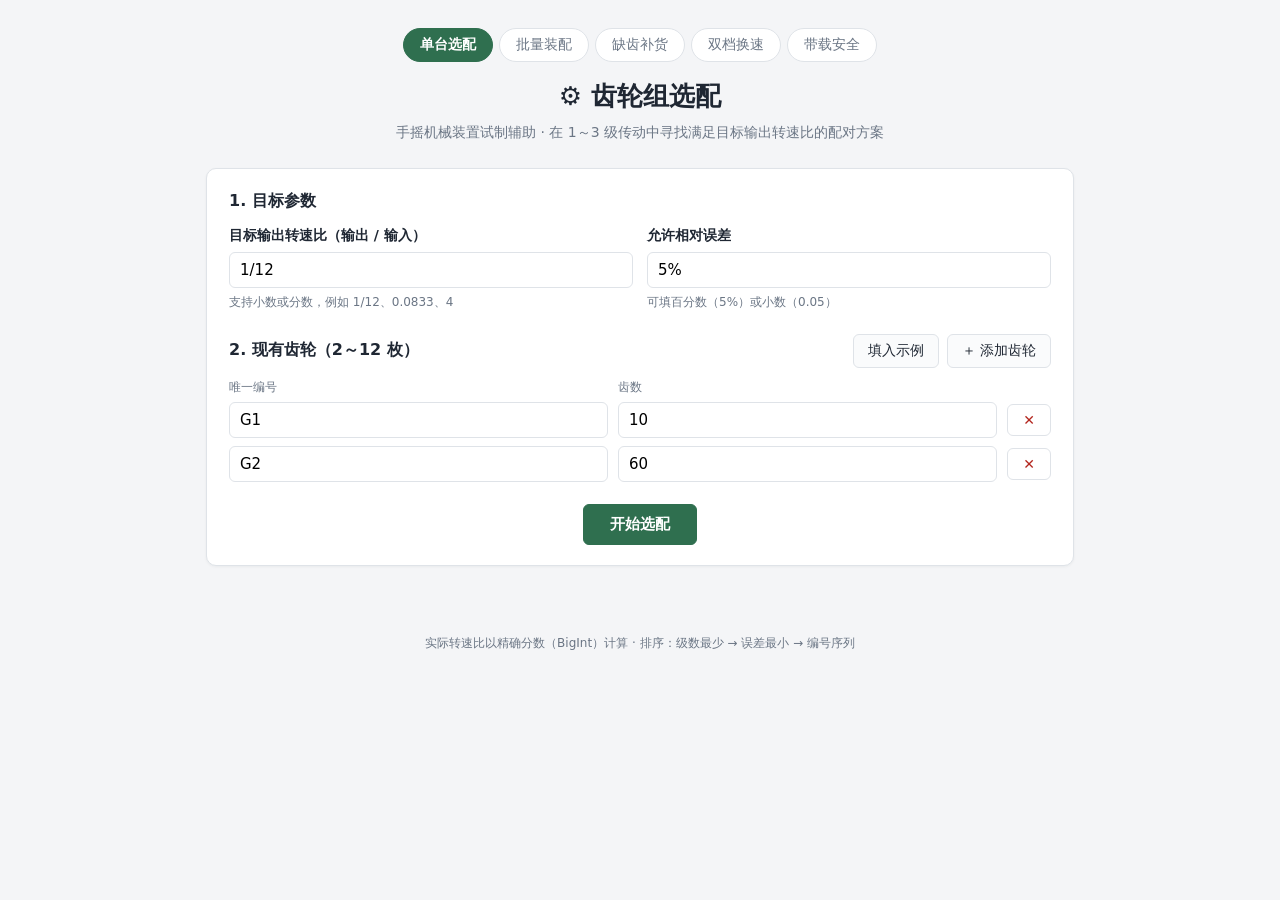
<file: public/index.html>
<!DOCTYPE html>
<html lang="zh-CN">
<head>
  <meta charset="UTF-8" />
  <meta name="viewport" content="width=device-width, initial-scale=1.0" />
  <title>齿轮组选配 · 手摇机械试制</title>
  <link rel="stylesheet" href="styles.css" />
</head>
<body>
  <header class="site-header">
    <nav class="top-nav">
      <a href="/" class="active">单台选配</a>
      <a href="/batch">批量装配</a>
      <a href="/procure">缺齿补货</a>
      <a href="/dual-speed">双档换速</a>
      <a href="/torque">带载安全</a>
    </nav>
    <h1>⚙️ 齿轮组选配</h1>
    <p class="subtitle">手摇机械装置试制辅助 · 在 1～3 级传动中寻找满足目标输出转速比的配对方案</p>
  </header>

  <main>
    <form id="search-form" class="card">
      <section>
        <h2>1. 目标参数</h2>
        <div class="grid two">
          <label class="field">
            <span>目标输出转速比（输出 / 输入）</span>
            <input id="target" name="target" value="1/12" placeholder="如 0.0833 或 1/12" required />
            <small>支持小数或分数，例如 1/12、0.0833、4</small>
          </label>
          <label class="field">
            <span>允许相对误差</span>
            <input id="tolerance" name="tolerance" value="5%" placeholder="如 5% 或 0.05" required />
            <small>可填百分数（5%）或小数（0.05）</small>
          </label>
        </div>
      </section>

      <section>
        <div class="section-head">
          <h2>2. 现有齿轮（2～12 枚）</h2>
          <div class="btn-row">
            <button type="button" id="btn-example" class="btn ghost">填入示例</button>
            <button type="button" id="btn-add" class="btn ghost">＋ 添加齿轮</button>
          </div>
        </div>
        <div class="gear-grid-head">
          <span>唯一编号</span><span>齿数</span><span></span>
        </div>
        <div id="gear-rows"></div>
      </section>

      <div class="actions">
        <button type="submit" class="btn primary">开始选配</button>
      </div>

      <p id="form-error" class="alert error" hidden></p>
    </form>

    <section id="result-panel" class="card" hidden>
      <div class="section-head">
        <h2>3. 选配结果</h2>
        <span id="result-summary" class="summary"></span>
      </div>
      <p id="no-solution" class="alert warn" hidden></p>
      <p id="truncated-note" class="muted" hidden></p>
      <div id="result-list"></div>
    </section>
  </main>

  <footer class="site-footer">
    <span>实际转速比以精确分数（BigInt）计算 · 排序：级数最少 → 误差最小 → 编号序列</span>
  </footer>

  <script src="app.js"></script>
</body>
</html>
</file>
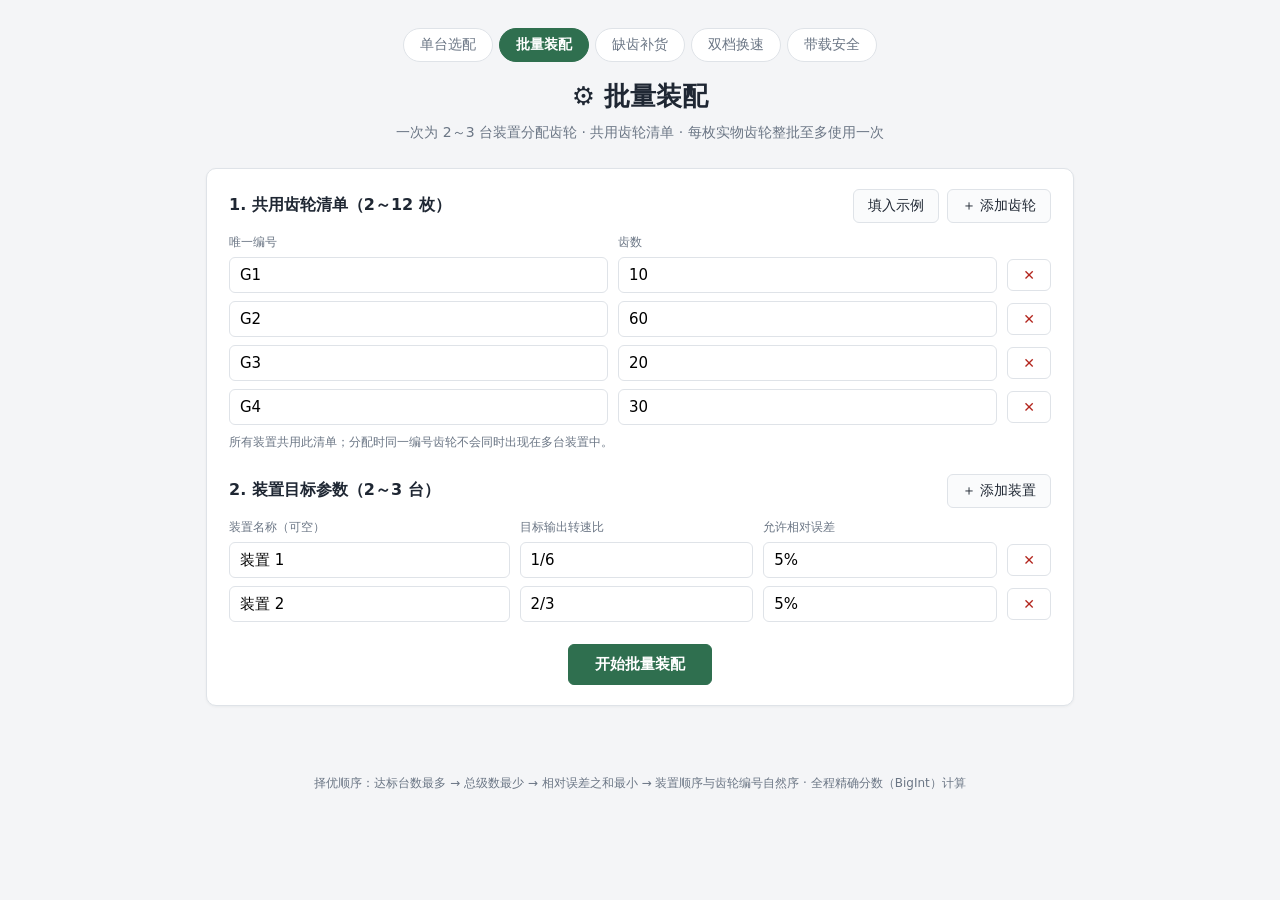
<file: public/batch.html>
<!DOCTYPE html>
<html lang="zh-CN">
<head>
  <meta charset="UTF-8" />
  <meta name="viewport" content="width=device-width, initial-scale=1.0" />
  <title>批量装配 · 齿轮组选配</title>
  <link rel="stylesheet" href="styles.css" />
</head>
<body>
  <header class="site-header">
    <nav class="top-nav">
      <a href="/">单台选配</a>
      <a href="/batch" class="active">批量装配</a>
      <a href="/procure">缺齿补货</a>
      <a href="/dual-speed">双档换速</a>
      <a href="/torque">带载安全</a>
    </nav>
    <h1>⚙️ 批量装配</h1>
    <p class="subtitle">一次为 2～3 台装置分配齿轮 · 共用齿轮清单 · 每枚实物齿轮整批至多使用一次</p>
  </header>

  <main>
    <form id="batch-form" class="card">
      <section>
        <div class="section-head">
          <h2>1. 共用齿轮清单（2～12 枚）</h2>
          <div class="btn-row">
            <button type="button" id="btn-example" class="btn ghost">填入示例</button>
            <button type="button" id="btn-add-gear" class="btn ghost">＋ 添加齿轮</button>
          </div>
        </div>
        <div class="gear-grid-head">
          <span>唯一编号</span><span>齿数</span><span></span>
        </div>
        <div id="gear-rows"></div>
        <p class="muted">所有装置共用此清单；分配时同一编号齿轮不会同时出现在多台装置中。</p>
      </section>

      <section>
        <div class="section-head">
          <h2>2. 装置目标参数（2～3 台）</h2>
          <div class="btn-row">
            <button type="button" id="btn-add-device" class="btn ghost">＋ 添加装置</button>
          </div>
        </div>
        <div class="device-grid-head">
          <span>装置名称（可空）</span><span>目标输出转速比</span><span>允许相对误差</span><span></span>
        </div>
        <div id="device-rows"></div>
      </section>

      <div class="actions">
        <button type="submit" class="btn primary">开始批量装配</button>
      </div>

      <p id="form-error" class="alert error" hidden></p>
    </form>

    <section id="result-panel" class="card" hidden>
      <div class="section-head">
        <h2>3. 批量分配结果</h2>
        <span id="result-summary" class="summary"></span>
      </div>
      <div id="device-results"></div>
      <div id="unused-panel" class="unused-panel">
        <h3>未使用齿轮（<span id="unused-count">0</span> 枚）</h3>
        <div id="unused-list" class="chip-list"></div>
      </div>
    </section>
  </main>

  <footer class="site-footer">
    <span>择优顺序：达标台数最多 → 总级数最少 → 相对误差之和最小 → 装置顺序与齿轮编号自然序 · 全程精确分数（BigInt）计算</span>
  </footer>

  <script src="batch.js"></script>
</body>
</html>
</file>
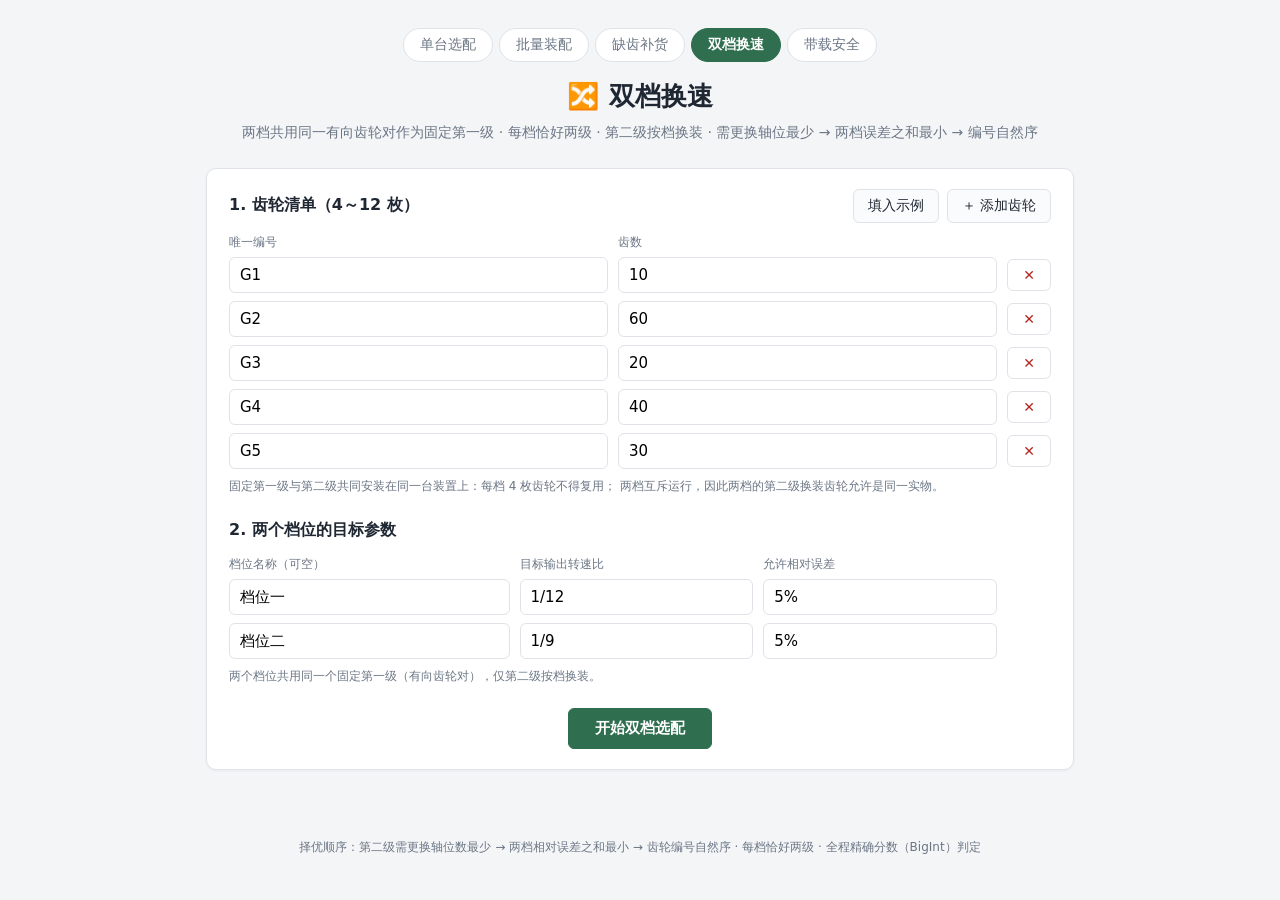
<file: public/dual-speed.html>
<!DOCTYPE html>
<html lang="zh-CN">
<head>
  <meta charset="UTF-8" />
  <meta name="viewport" content="width=device-width, initial-scale=1.0" />
  <title>双档换速 · 齿轮组选配</title>
  <link rel="stylesheet" href="styles.css" />
</head>
<body>
  <header class="site-header">
    <nav class="top-nav">
      <a href="/">单台选配</a>
      <a href="/batch">批量装配</a>
      <a href="/procure">缺齿补货</a>
      <a href="/dual-speed" class="active">双档换速</a>
      <a href="/torque">带载安全</a>
    </nav>
    <h1>🔀 双档换速</h1>
    <p class="subtitle">两档共用同一有向齿轮对作为固定第一级 · 每档恰好两级 · 第二级按档换装 · 需更换轴位最少 → 两档误差之和最小 → 编号自然序</p>
  </header>

  <main>
    <form id="dual-form" class="card">
      <section>
        <div class="section-head">
          <h2>1. 齿轮清单（4～12 枚）</h2>
          <div class="btn-row">
            <button type="button" id="btn-example" class="btn ghost">填入示例</button>
            <button type="button" id="btn-add-gear" class="btn ghost">＋ 添加齿轮</button>
          </div>
        </div>
        <div class="gear-grid-head">
          <span>唯一编号</span><span>齿数</span><span></span>
        </div>
        <div id="gear-rows"></div>
        <p class="muted">
          固定第一级与第二级共同安装在同一台装置上：每档 4 枚齿轮不得复用；
          两档互斥运行，因此两档的第二级换装齿轮允许是同一实物。
        </p>
      </section>

      <section>
        <h2>2. 两个档位的目标参数</h2>
        <div class="device-grid-head">
          <span>档位名称（可空）</span><span>目标输出转速比</span><span>允许相对误差</span><span></span>
        </div>
        <div id="speed-rows"></div>
        <p class="muted">两个档位共用同一个固定第一级（有向齿轮对），仅第二级按档换装。</p>
      </section>

      <div class="actions">
        <button type="submit" class="btn primary">开始双档选配</button>
      </div>

      <p id="form-error" class="alert error" hidden></p>
    </form>

    <section id="result-panel" class="card" hidden>
      <div class="section-head">
        <h2>3. 双档选配结果</h2>
        <span id="result-summary" class="summary"></span>
      </div>
      <p id="result-banner" class="alert" hidden></p>
      <div id="no-solution-detail"></div>

      <div id="result-body" hidden>
        <div id="fixed-panel"></div>

        <h3 class="block-title">两档换装方案</h3>
        <div id="speed-results"></div>

        <div id="change-panel" class="unused-panel"></div>
      </div>
    </section>
  </main>

  <footer class="site-footer">
    <span>择优顺序：第二级需更换轴位数最少 → 两档相对误差之和最小 → 齿轮编号自然序 · 每档恰好两级 · 全程精确分数（BigInt）判定</span>
  </footer>

  <script src="dual-speed.js"></script>
</body>
</html>
</file>
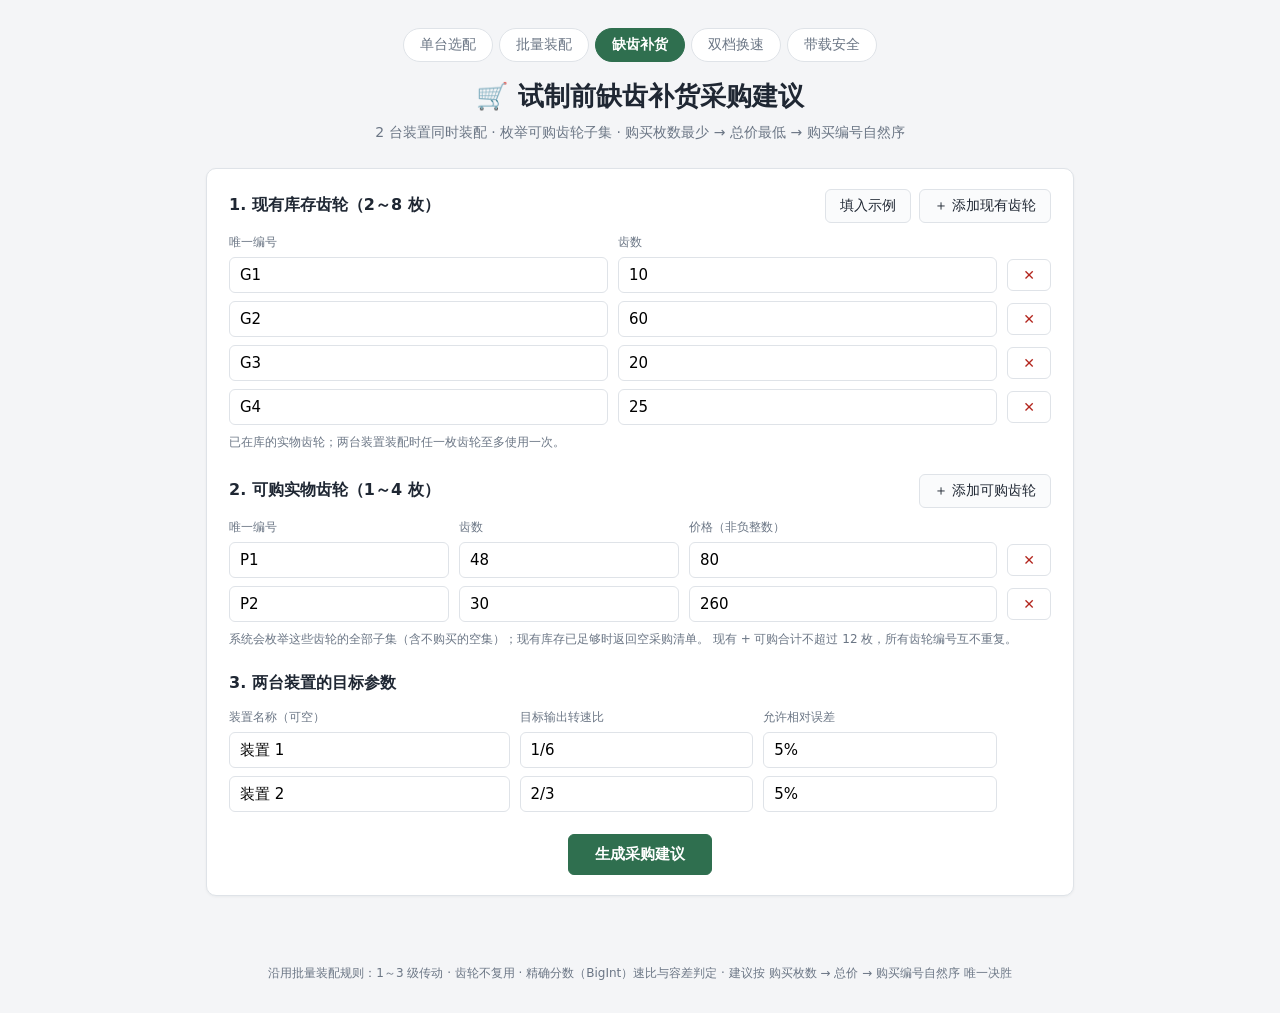
<file: public/procure.html>
<!DOCTYPE html>
<html lang="zh-CN">
<head>
  <meta charset="UTF-8" />
  <meta name="viewport" content="width=device-width, initial-scale=1.0" />
  <title>缺齿补货采购建议 · 齿轮组选配</title>
  <link rel="stylesheet" href="styles.css" />
</head>
<body>
  <header class="site-header">
    <nav class="top-nav">
      <a href="/">单台选配</a>
      <a href="/batch">批量装配</a>
      <a href="/procure" class="active">缺齿补货</a>
      <a href="/dual-speed">双档换速</a>
      <a href="/torque">带载安全</a>
    </nav>
    <h1>🛒 试制前缺齿补货采购建议</h1>
    <p class="subtitle">2 台装置同时装配 · 枚举可购齿轮子集 · 购买枚数最少 → 总价最低 → 购买编号自然序</p>
  </header>

  <main>
    <form id="procure-form" class="card">
      <section>
        <div class="section-head">
          <h2>1. 现有库存齿轮（2～8 枚）</h2>
          <div class="btn-row">
            <button type="button" id="btn-example" class="btn ghost">填入示例</button>
            <button type="button" id="btn-add-existing" class="btn ghost">＋ 添加现有齿轮</button>
          </div>
        </div>
        <div class="gear-grid-head">
          <span>唯一编号</span><span>齿数</span><span></span>
        </div>
        <div id="existing-rows"></div>
        <p class="muted">已在库的实物齿轮；两台装置装配时任一枚齿轮至多使用一次。</p>
      </section>

      <section>
        <div class="section-head">
          <h2>2. 可购实物齿轮（1～4 枚）</h2>
          <div class="btn-row">
            <button type="button" id="btn-add-buyable" class="btn ghost">＋ 添加可购齿轮</button>
          </div>
        </div>
        <div class="buyable-grid-head">
          <span>唯一编号</span><span>齿数</span><span>价格（非负整数）</span><span></span>
        </div>
        <div id="buyable-rows"></div>
        <p class="muted">
          系统会枚举这些齿轮的全部子集（含不购买的空集）；现有库存已足够时返回空采购清单。
          现有 + 可购合计不超过 12 枚，所有齿轮编号互不重复。
        </p>
      </section>

      <section>
        <h2>3. 两台装置的目标参数</h2>
        <div class="device-grid-head">
          <span>装置名称（可空）</span><span>目标输出转速比</span><span>允许相对误差</span><span></span>
        </div>
        <div id="device-rows"></div>
      </section>

      <div class="actions">
        <button type="submit" class="btn primary">生成采购建议</button>
      </div>

      <p id="form-error" class="alert error" hidden></p>
    </form>

    <section id="result-panel" class="card" hidden>
      <div class="section-head">
        <h2>4. 采购建议</h2>
        <span id="result-summary" class="summary"></span>
      </div>
      <p id="result-banner" class="alert" hidden></p>

      <div id="purchase-panel" hidden>
        <h3 class="block-title">建议购买清单（<span id="purchase-count">0</span> 枚，合计 <span id="purchase-price">0</span>）</h3>
        <div id="purchase-list" class="chip-list"></div>
      </div>

      <div id="device-results"></div>

      <div id="unused-panel" class="unused-panel" hidden>
        <h3>未使用齿轮（<span id="unused-count">0</span> 枚）</h3>
        <div id="unused-list" class="chip-list"></div>
      </div>
    </section>
  </main>

  <footer class="site-footer">
    <span>沿用批量装配规则：1～3 级传动 · 齿轮不复用 · 精确分数（BigInt）速比与容差判定 · 建议按 购买枚数 → 总价 → 购买编号自然序 唯一决胜</span>
  </footer>

  <script src="procure.js"></script>
</body>
</html>
</file>
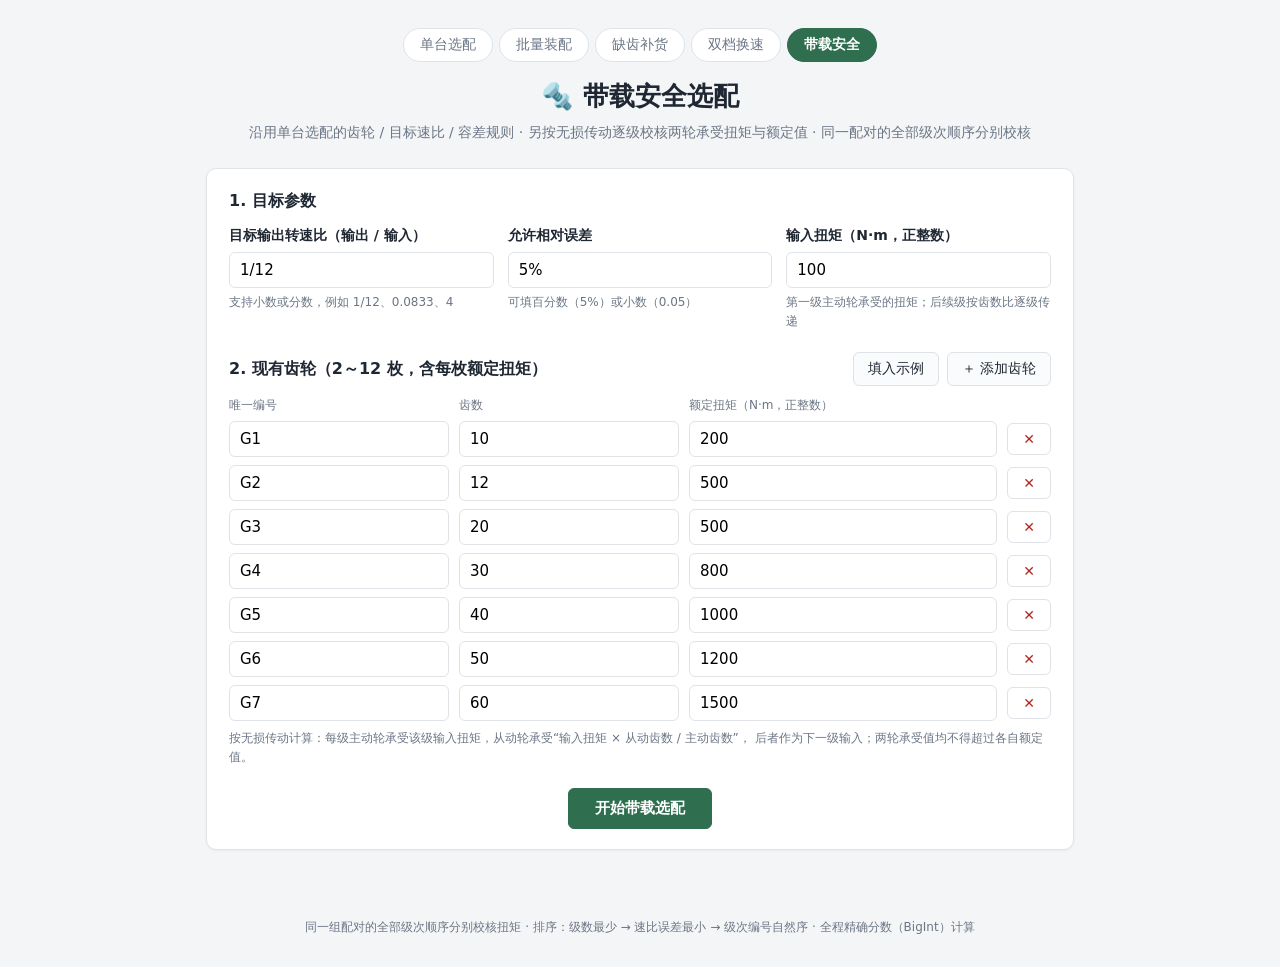
<file: public/torque.html>
<!DOCTYPE html>
<html lang="zh-CN">
<head>
  <meta charset="UTF-8" />
  <meta name="viewport" content="width=device-width, initial-scale=1.0" />
  <title>带载安全选配 · 齿轮组选配</title>
  <link rel="stylesheet" href="styles.css" />
</head>
<body>
  <header class="site-header">
    <nav class="top-nav">
      <a href="/">单台选配</a>
      <a href="/batch">批量装配</a>
      <a href="/procure">缺齿补货</a>
      <a href="/dual-speed">双档换速</a>
      <a href="/torque" class="active">带载安全</a>
    </nav>
    <h1>🔩 带载安全选配</h1>
    <p class="subtitle">沿用单台选配的齿轮 / 目标速比 / 容差规则 · 另按无损传动逐级校核两轮承受扭矩与额定值 · 同一配对的全部级次顺序分别校核</p>
  </header>

  <main>
    <form id="torque-form" class="card">
      <section>
        <h2>1. 目标参数</h2>
        <div class="grid three">
          <label class="field">
            <span>目标输出转速比（输出 / 输入）</span>
            <input id="target" name="target" value="1/12" placeholder="如 0.0833 或 1/12" required />
            <small>支持小数或分数，例如 1/12、0.0833、4</small>
          </label>
          <label class="field">
            <span>允许相对误差</span>
            <input id="tolerance" name="tolerance" value="5%" placeholder="如 5% 或 0.05" required />
            <small>可填百分数（5%）或小数（0.05）</small>
          </label>
          <label class="field">
            <span>输入扭矩（N·m，正整数）</span>
            <input id="input-torque" name="inputTorque" type="number" min="1" max="1000000000000" step="1" value="100" required />
            <small>第一级主动轮承受的扭矩；后续级按齿数比逐级传递</small>
          </label>
        </div>
      </section>

      <section>
        <div class="section-head">
          <h2>2. 现有齿轮（2～12 枚，含每枚额定扭矩）</h2>
          <div class="btn-row">
            <button type="button" id="btn-example" class="btn ghost">填入示例</button>
            <button type="button" id="btn-add" class="btn ghost">＋ 添加齿轮</button>
          </div>
        </div>
        <div class="rated-grid-head">
          <span>唯一编号</span><span>齿数</span><span>额定扭矩（N·m，正整数）</span><span></span>
        </div>
        <div id="gear-rows"></div>
        <p class="muted">
          按无损传动计算：每级主动轮承受该级输入扭矩，从动轮承受“输入扭矩 × 从动齿数 / 主动齿数”，
          后者作为下一级输入；两轮承受值均不得超过各自额定值。
        </p>
      </section>

      <div class="actions">
        <button type="submit" class="btn primary">开始带载选配</button>
      </div>

      <p id="form-error" class="alert error" hidden></p>
    </form>

    <section id="result-panel" class="card" hidden>
      <div class="section-head">
        <h2>3. 带载选配结果</h2>
        <span id="result-summary" class="summary"></span>
      </div>
      <p id="no-solution" class="alert" hidden></p>
      <p id="truncated-note" class="muted" hidden></p>
      <div id="result-list"></div>
    </section>
  </main>

  <footer class="site-footer">
    <span>同一组配对的全部级次顺序分别校核扭矩 · 排序：级数最少 → 速比误差最小 → 级次编号自然序 · 全程精确分数（BigInt）计算</span>
  </footer>

  <script src="torque.js"></script>
</body>
</html>
</file>
<file: public/styles.css>
:root {
  --bg: #f4f5f7;
  --card: #ffffff;
  --ink: #1f2733;
  --muted: #6b7685;
  --line: #dfe3e8;
  --brand: #2f6f4f;
  --brand-dark: #24573e;
  --accent: #e8f3ec;
  --danger: #b3261e;
  --danger-bg: #fdecea;
  --warn: #8a5a00;
  --warn-bg: #fff6e0;
  --radius: 10px;
}

* { box-sizing: border-box; }

body {
  margin: 0;
  font-family: "PingFang SC", "Microsoft YaHei", "Noto Sans CJK SC", system-ui, sans-serif;
  background: var(--bg);
  color: var(--ink);
  line-height: 1.55;
}

.site-header {
  padding: 28px 20px 12px;
  text-align: center;
}
.site-header h1 { margin: 0 0 6px; font-size: 26px; }
.subtitle { margin: 0; color: var(--muted); font-size: 14px; }

.top-nav {
  display: flex;
  justify-content: center;
  gap: 6px;
  margin-bottom: 14px;
}
.top-nav a {
  padding: 5px 16px;
  border-radius: 999px;
  border: 1px solid var(--line);
  background: #fff;
  color: var(--muted);
  text-decoration: none;
  font-size: 14px;
}
.top-nav a:hover { border-color: #b9c1cc; color: var(--ink); }
.top-nav a.active {
  background: var(--brand);
  border-color: var(--brand);
  color: #fff;
  font-weight: 600;
}

main {
  max-width: 900px;
  margin: 0 auto;
  padding: 12px 16px 40px;
}

.card {
  background: var(--card);
  border: 1px solid var(--line);
  border-radius: var(--radius);
  padding: 20px 22px;
  margin-bottom: 18px;
  box-shadow: 0 1px 3px rgba(20, 30, 40, 0.05);
}

h2 { font-size: 16px; margin: 0 0 12px; }

.grid.two {
  display: grid;
  grid-template-columns: 1fr 1fr;
  gap: 14px;
}
.grid.three {
  display: grid;
  grid-template-columns: 1fr 1fr 1fr;
  gap: 14px;
}
@media (max-width: 640px) {
  .grid.two, .grid.three { grid-template-columns: 1fr; }
}

.field { display: flex; flex-direction: column; gap: 5px; }
.field > span { font-size: 14px; font-weight: 600; }
.field small { color: var(--muted); font-size: 12px; }

input[type="text"], input[type="number"], input:not([type]) {
  width: 100%;
  padding: 8px 10px;
  border: 1px solid var(--line);
  border-radius: 6px;
  font-size: 15px;
  font-family: inherit;
}
input:focus { outline: 2px solid var(--brand); outline-offset: 0; border-color: var(--brand); }

section + section { margin-top: 22px; }

.section-head {
  display: flex;
  align-items: center;
  justify-content: space-between;
  gap: 12px;
  flex-wrap: wrap;
}
.section-head h2 { margin: 0; }

.btn-row { display: flex; gap: 8px; }

.btn {
  border-radius: 6px;
  padding: 7px 14px;
  font-size: 14px;
  cursor: pointer;
  border: 1px solid var(--line);
  background: #fff;
  color: var(--ink);
  font-family: inherit;
}
.btn:hover { border-color: #b9c1cc; }
.btn.ghost { background: #fafbfc; }
.btn.primary {
  background: var(--brand);
  border-color: var(--brand);
  color: #fff;
  font-weight: 600;
  padding: 10px 26px;
  font-size: 15px;
}
.btn.primary:hover { background: var(--brand-dark); }
.btn.danger-ghost { color: var(--danger); }

.gear-grid-head,
.gear-row {
  display: grid;
  grid-template-columns: 1fr 1fr 44px;
  gap: 10px;
  align-items: center;
}
.gear-grid-head {
  margin: 10px 0 6px;
  font-size: 12px;
  color: var(--muted);
}
.gear-row { margin-bottom: 8px; }

.actions { margin-top: 22px; text-align: center; }

.alert {
  margin-top: 14px;
  padding: 10px 14px;
  border-radius: 6px;
  font-size: 14px;
}
.alert.error { background: var(--danger-bg); color: var(--danger); border: 1px solid #f3c2bd; }
.alert.warn { background: var(--warn-bg); color: var(--warn); border: 1px solid #f0ddaa; }
.alert.ok { background: var(--accent); color: var(--brand-dark); border: 1px solid #a9d3bb; }

.muted { color: var(--muted); font-size: 12px; margin: 8px 0 0; }

.summary { font-size: 13px; color: var(--muted); }

.solution {
  border: 1px solid var(--line);
  border-radius: 8px;
  padding: 14px 16px;
  margin-top: 12px;
}
.solution.best { border-color: var(--brand); background: var(--accent); }

.solution-head {
  display: flex;
  justify-content: space-between;
  align-items: baseline;
  gap: 10px;
  flex-wrap: wrap;
  margin-bottom: 8px;
}
.solution-title { font-weight: 700; font-size: 15px; }
.badge {
  display: inline-block;
  font-size: 12px;
  font-weight: 600;
  padding: 1px 8px;
  border-radius: 999px;
  background: var(--brand);
  color: #fff;
  margin-right: 6px;
}
.solution-meta { font-size: 13px; color: var(--muted); }
.solution-meta strong { color: var(--ink); }

table.pairs { width: 100%; border-collapse: collapse; margin-top: 6px; font-size: 14px; }
table.pairs th, table.pairs td {
  border: 1px solid var(--line);
  padding: 6px 10px;
  text-align: center;
}
table.pairs th { background: #f0f2f5; font-weight: 600; }
.gear-id { font-family: ui-monospace, SFMono-Regular, Menlo, Consolas, monospace; }
.frac { font-family: ui-monospace, SFMono-Regular, Menlo, Consolas, monospace; white-space: nowrap; }

.site-footer {
  text-align: center;
  color: var(--muted);
  font-size: 12px;
  padding: 10px 0 30px;
}

/* ---------------- 批量装配 ---------------- */

.device-grid-head,
.device-row {
  display: grid;
  grid-template-columns: 1.2fr 1fr 1fr 44px;
  gap: 10px;
  align-items: center;
}
.device-grid-head {
  margin: 10px 0 6px;
  font-size: 12px;
  color: var(--muted);
}
.device-row { margin-bottom: 8px; }
@media (max-width: 640px) {
  .device-grid-head,
  .device-row { grid-template-columns: 1fr 1fr; }
}

.solution.miss { border-color: #e5c07b; background: var(--warn-bg); }

.badge.badge-ok { background: var(--brand); }
.badge.badge-miss {
  background: var(--warn);
}

.unused-panel { margin-top: 18px; }
.unused-panel h3 { font-size: 14px; margin: 0 0 8px; }
.chip-list { display: flex; flex-wrap: wrap; gap: 8px; }
.chip {
  display: inline-block;
  padding: 3px 12px;
  border-radius: 999px;
  border: 1px solid var(--line);
  background: #fafbfc;
  font-size: 13px;
  font-family: ui-monospace, SFMono-Regular, Menlo, Consolas, monospace;
}
.chip-buy {
  border-color: var(--brand);
  background: var(--accent);
  color: var(--brand-dark);
  font-weight: 600;
}

/* ---------------- 缺齿补货采购建议 ---------------- */

.buyable-grid-head,
.buyable-row {
  display: grid;
  grid-template-columns: 1fr 1fr 1.4fr 44px;
  gap: 10px;
  align-items: center;
}
.buyable-grid-head {
  margin: 10px 0 6px;
  font-size: 12px;
  color: var(--muted);
}
.buyable-row { margin-bottom: 8px; }
@media (max-width: 640px) {
  .buyable-grid-head,
  .buyable-row { grid-template-columns: 1fr 1fr; }
}

.block-title { font-size: 14px; margin: 16px 0 8px; }

/* ---------------- 带载安全选配 ---------------- */

.rated-grid-head,
.rated-row {
  display: grid;
  grid-template-columns: 1fr 1fr 1.4fr 44px;
  gap: 10px;
  align-items: center;
}
.rated-grid-head {
  margin: 10px 0 6px;
  font-size: 12px;
  color: var(--muted);
}
.rated-row { margin-bottom: 8px; }
@media (max-width: 640px) {
  .rated-grid-head,
  .rated-row { grid-template-columns: 1fr 1fr; }
}

table.torque-table th, table.torque-table td { text-align: left; vertical-align: middle; }
.torque-val { font-size: 13px; white-space: nowrap; }
.torque-rated { color: var(--muted); font-size: 12px; margin-top: 2px; }
.badge.badge-limit {
  background: var(--warn);
  font-size: 11px;
  padding: 0 6px;
}
</file>
